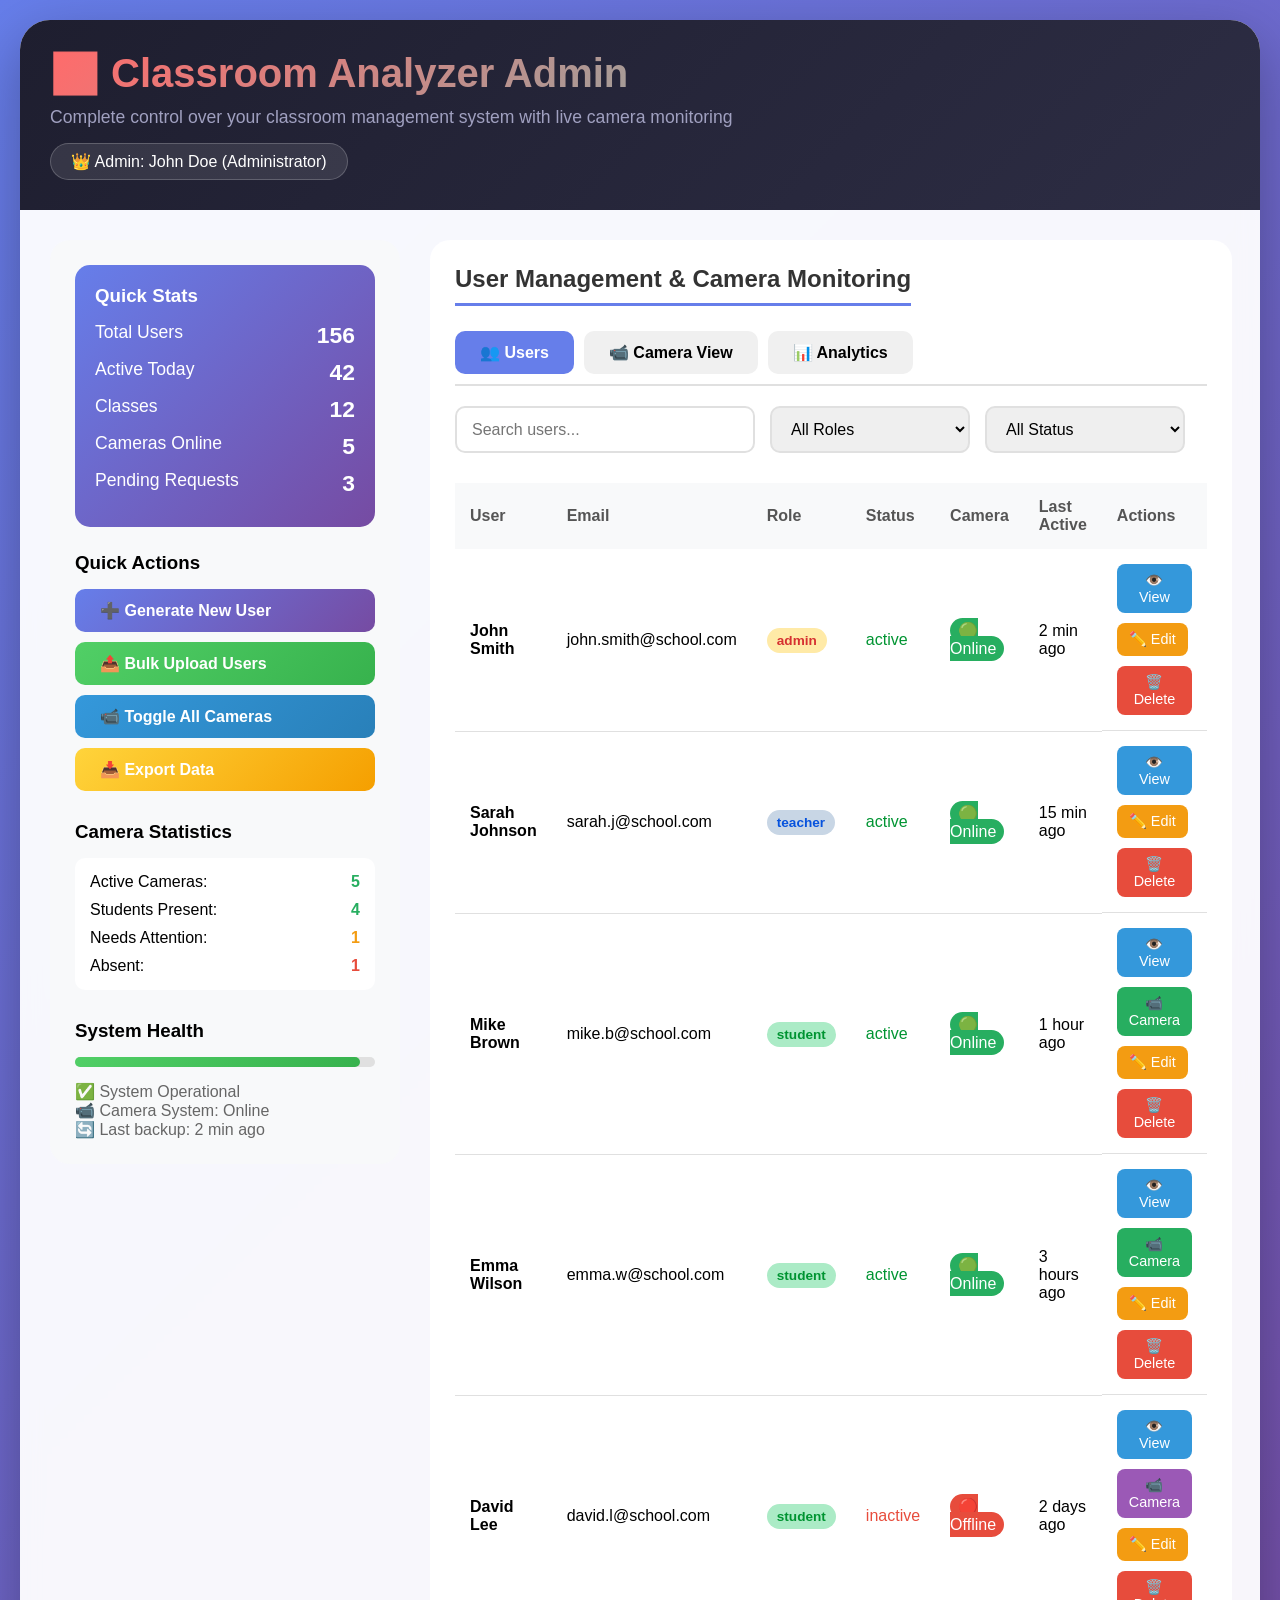
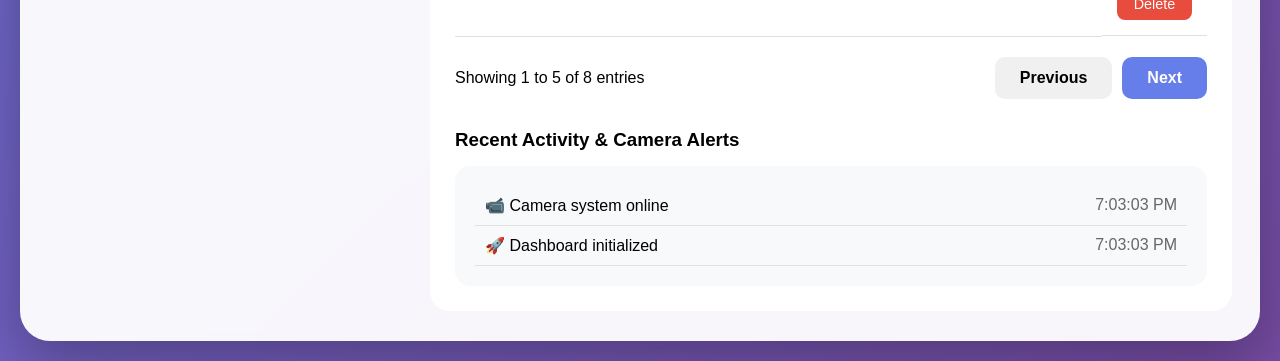
<file: index.html>
<!DOCTYPE html>
<html lang="en">
<head>
    <meta charset="UTF-8">
    <meta name="viewport" content="width=device-width, initial-scale=1.0">
    <title>Classroom Analyzer - Admin Dashboard with Camera View</title>
    <style>
        * {
            margin: 0;
            padding: 0;
            box-sizing: border-box;
        }

        body {
            font-family: 'Inter', -apple-system, BlinkMacSystemFont, 'Segoe UI', Roboto, Oxygen, Ubuntu, sans-serif;
            background: linear-gradient(135deg, #667eea 0%, #764ba2 100%);
            min-height: 100vh;
            padding: 20px;
        }

        .dashboard {
            max-width: 1400px;
            margin: 0 auto;
            background: rgba(255, 255, 255, 0.95);
            border-radius: 30px;
            box-shadow: 0 20px 60px rgba(0, 0, 0, 0.3);
            overflow: hidden;
            backdrop-filter: blur(10px);
        }

        /* Header */
        .header {
            background: linear-gradient(135deg, #1e1e2f 0%, #2d2d44 100%);
            color: white;
            padding: 30px;
        }

        .header h1 {
            font-size: 2.5em;
            margin-bottom: 10px;
            background: linear-gradient(135deg, #ff6b6b, #4ecdc4);
            -webkit-background-clip: text;
            -webkit-text-fill-color: transparent;
        }

        .header p {
            color: #a0a0c0;
            font-size: 1.1em;
        }

        .admin-badge {
            display: inline-block;
            background: rgba(255, 255, 255, 0.1);
            padding: 8px 20px;
            border-radius: 50px;
            margin-top: 15px;
            border: 1px solid rgba(255, 255, 255, 0.2);
        }

        /* Main Content */
        .main-content {
            padding: 30px;
            display: grid;
            grid-template-columns: 350px 1fr;
            gap: 30px;
        }

        /* Sidebar */
        .sidebar {
            background: #f8f9fa;
            border-radius: 20px;
            padding: 25px;
            height: fit-content;
        }

        .stats-card {
            background: linear-gradient(135deg, #667eea 0%, #764ba2 100%);
            color: white;
            padding: 20px;
            border-radius: 15px;
            margin-bottom: 25px;
        }

        .stat-item {
            display: flex;
            justify-content: space-between;
            margin: 10px 0;
            font-size: 1.1em;
        }

        .stat-value {
            font-weight: bold;
            font-size: 1.3em;
        }

        /* User Management Section */
        .user-management {
            background: white;
            border-radius: 20px;
            padding: 25px;
        }

        .section-title {
            font-size: 1.5em;
            color: #333;
            margin-bottom: 25px;
            padding-bottom: 10px;
            border-bottom: 3px solid #667eea;
            display: inline-block;
        }

        /* Form Styles */
        .form-group {
            margin-bottom: 20px;
        }

        .form-group label {
            display: block;
            margin-bottom: 8px;
            color: #555;
            font-weight: 500;
        }

        .form-control {
            width: 100%;
            padding: 12px 15px;
            border: 2px solid #e0e0e0;
            border-radius: 10px;
            font-size: 1em;
            transition: all 0.3s;
        }

        .form-control:focus {
            outline: none;
            border-color: #667eea;
            box-shadow: 0 0 0 3px rgba(102, 126, 234, 0.1);
        }

        .btn {
            padding: 12px 25px;
            border: none;
            border-radius: 10px;
            font-size: 1em;
            font-weight: 600;
            cursor: pointer;
            transition: all 0.3s;
            display: inline-flex;
            align-items: center;
            gap: 10px;
        }

        .btn-primary {
            background: linear-gradient(135deg, #667eea 0%, #764ba2 100%);
            color: white;
        }

        .btn-primary:hover {
            transform: translateY(-2px);
            box-shadow: 0 10px 20px rgba(102, 126, 234, 0.3);
        }

        .btn-danger {
            background: linear-gradient(135deg, #ff6b6b 0%, #ee5253 100%);
            color: white;
        }

        .btn-danger:hover {
            transform: translateY(-2px);
            box-shadow: 0 10px 20px rgba(255, 107, 107, 0.3);
        }

        .btn-success {
            background: linear-gradient(135deg, #51cf66 0%, #37b24d 100%);
            color: white;
        }

        .btn-warning {
            background: linear-gradient(135deg, #ffd43b 0%, #f59f00 100%);
            color: white;
        }

        .btn-camera {
            background: linear-gradient(135deg, #3498db 0%, #2980b9 100%);
            color: white;
        }

        .btn-camera:hover {
            transform: translateY(-2px);
            box-shadow: 0 10px 20px rgba(52, 152, 219, 0.3);
        }

        /* Table Styles */
        .table-container {
            overflow-x: auto;
            margin-top: 30px;
        }

        .user-table {
            width: 100%;
            border-collapse: collapse;
        }

        .user-table th {
            background: #f8f9fa;
            padding: 15px;
            text-align: left;
            font-weight: 600;
            color: #555;
        }

        .user-table td {
            padding: 15px;
            border-bottom: 1px solid #e0e0e0;
        }

        .user-table tr:hover {
            background: #f8f9fa;
        }

        .role-badge {
            padding: 5px 10px;
            border-radius: 50px;
            font-size: 0.85em;
            font-weight: 600;
        }

        .role-admin {
            background: #ffeaa7;
            color: #d63031;
        }

        .role-teacher {
            background: #c8d6e5;
            color: #0652DD;
        }

        .role-student {
            background: #abebc6;
            color: #009432;
        }

        .action-buttons {
            display: flex;
            gap: 10px;
            flex-wrap: wrap;
        }

        .icon-btn {
            padding: 8px 12px;
            border: none;
            border-radius: 8px;
            cursor: pointer;
            font-size: 0.9em;
            transition: all 0.3s;
            display: inline-flex;
            align-items: center;
            gap: 5px;
        }

        .edit-btn {
            background: #f39c12;
            color: white;
        }

        .delete-btn {
            background: #e74c3c;
            color: white;
        }

        .view-btn {
            background: #3498db;
            color: white;
        }

        .camera-btn {
            background: #9b59b6;
            color: white;
        }

        .camera-btn.active {
            background: #27ae60;
            animation: pulse 2s infinite;
        }

        @keyframes pulse {
            0% {
                box-shadow: 0 0 0 0 rgba(39, 174, 96, 0.7);
            }
            70% {
                box-shadow: 0 0 0 10px rgba(39, 174, 96, 0);
            }
            100% {
                box-shadow: 0 0 0 0 rgba(39, 174, 96, 0);
            }
        }

        /* Analytics Cards */
        .analytics-grid {
            display: grid;
            grid-template-columns: repeat(auto-fit, minmax(250px, 1fr));
            gap: 20px;
            margin-top: 30px;
        }

        .analytics-card {
            background: white;
            padding: 20px;
            border-radius: 15px;
            box-shadow: 0 5px 15px rgba(0, 0, 0, 0.1);
            transition: all 0.3s;
        }

        .analytics-card:hover {
            transform: translateY(-5px);
            box-shadow: 0 15px 30px rgba(0, 0, 0, 0.15);
        }

        .card-header {
            display: flex;
            align-items: center;
            gap: 15px;
            margin-bottom: 15px;
        }

        .card-icon {
            width: 50px;
            height: 50px;
            background: linear-gradient(135deg, #667eea 0%, #764ba2 100%);
            border-radius: 12px;
            display: flex;
            align-items: center;
            justify-content: center;
            color: white;
            font-size: 1.5em;
        }

        .card-title {
            font-size: 1.1em;
            color: #666;
        }

        .card-value {
            font-size: 2em;
            font-weight: bold;
            color: #333;
        }

        /* Camera Grid Styles */
        .camera-grid-container {
            margin-top: 30px;
            background: #f8f9fa;
            border-radius: 20px;
            padding: 20px;
        }

        .camera-grid-header {
            display: flex;
            justify-content: space-between;
            align-items: center;
            margin-bottom: 20px;
        }

        .camera-grid {
            display: grid;
            grid-template-columns: repeat(auto-fit, minmax(300px, 1fr));
            gap: 20px;
            max-height: 600px;
            overflow-y: auto;
            padding: 10px;
        }

        .camera-feed {
            background: #2d2d44;
            border-radius: 15px;
            overflow: hidden;
            position: relative;
            aspect-ratio: 16/9;
        }

        .camera-feed video {
            width: 100%;
            height: 100%;
            object-fit: cover;
            background: #1a1a2e;
        }

        .camera-feed .student-info {
            position: absolute;
            bottom: 0;
            left: 0;
            right: 0;
            background: linear-gradient(transparent, rgba(0, 0, 0, 0.8));
            color: white;
            padding: 15px;
            display: flex;
            justify-content: space-between;
            align-items: center;
        }

        .camera-feed .student-name {
            font-weight: 600;
        }

        .camera-feed .attendance-status {
            padding: 4px 12px;
            border-radius: 50px;
            font-size: 0.8em;
            font-weight: 600;
        }

        .status-present {
            background: #27ae60;
            color: white;
        }

        .status-absent {
            background: #e74c3c;
            color: white;
        }

        .status-attention {
            background: #f39c12;
            color: white;
            animation: blink 1s infinite;
        }

        @keyframes blink {
            0% { opacity: 1; }
            50% { opacity: 0.5; }
            100% { opacity: 1; }
        }

        .camera-controls {
            position: absolute;
            top: 10px;
            right: 10px;
            display: flex;
            gap: 5px;
            opacity: 0;
            transition: opacity 0.3s;
        }

        .camera-feed:hover .camera-controls {
            opacity: 1;
        }

        .cam-control-btn {
            width: 30px;
            height: 30px;
            border-radius: 50%;
            border: none;
            background: rgba(0, 0, 0, 0.5);
            color: white;
            cursor: pointer;
            display: flex;
            align-items: center;
            justify-content: center;
            transition: all 0.3s;
        }

        .cam-control-btn:hover {
            background: rgba(0, 0, 0, 0.8);
            transform: scale(1.1);
        }

        /* Modal Styles */
        .modal {
            display: none;
            position: fixed;
            top: 0;
            left: 0;
            width: 100%;
            height: 100%;
            background: rgba(0, 0, 0, 0.5);
            align-items: center;
            justify-content: center;
            z-index: 1000;
        }

        .modal.active {
            display: flex;
        }

        .modal-content {
            background: white;
            border-radius: 20px;
            padding: 30px;
            max-width: 500px;
            width: 90%;
        }

        .modal-header {
            display: flex;
            justify-content: space-between;
            align-items: center;
            margin-bottom: 20px;
        }

        .close-btn {
            background: none;
            border: none;
            font-size: 1.5em;
            cursor: pointer;
            color: #666;
        }

        /* Fullscreen Camera Modal */
        .camera-modal {
            max-width: 90vw;
            width: 1200px;
        }

        .fullscreen-camera {
            width: 100%;
            aspect-ratio: 16/9;
            background: #1a1a2e;
            border-radius: 10px;
            overflow: hidden;
        }

        .fullscreen-camera video {
            width: 100%;
            height: 100%;
            object-fit: cover;
        }

        .camera-stats {
            display: grid;
            grid-template-columns: repeat(3, 1fr);
            gap: 15px;
            margin-top: 20px;
        }

        .stat-box {
            background: #f8f9fa;
            padding: 15px;
            border-radius: 10px;
            text-align: center;
        }

        .stat-label {
            color: #666;
            font-size: 0.9em;
            margin-bottom: 5px;
        }

        .stat-number {
            font-size: 1.5em;
            font-weight: bold;
            color: #333;
        }

        /* Responsive Design */
        @media (max-width: 1024px) {
            .main-content {
                grid-template-columns: 1fr;
            }
        }

        @media (max-width: 768px) {
            .header h1 {
                font-size: 2em;
            }
            
            .analytics-grid {
                grid-template-columns: 1fr;
            }
            
            .camera-grid {
                grid-template-columns: 1fr;
            }
        }
    </style>
</head>
<body>
    <div class="dashboard">
        <div class="header">
            <h1>📊 Classroom Analyzer Admin</h1>
            <p>Complete control over your classroom management system with live camera monitoring</p>
            <div class="admin-badge">
                👑 Admin: John Doe (Administrator)
            </div>
        </div>

        <div class="main-content">
            <!-- Sidebar -->
            <div class="sidebar">
                <div class="stats-card">
                    <h3 style="margin-bottom: 15px;">Quick Stats</h3>
                    <div class="stat-item">
                        <span>Total Users</span>
                        <span class="stat-value" id="totalUsers">156</span>
                    </div>
                    <div class="stat-item">
                        <span>Active Today</span>
                        <span class="stat-value" id="activeToday">42</span>
                    </div>
                    <div class="stat-item">
                        <span>Classes</span>
                        <span class="stat-value" id="totalClasses">12</span>
                    </div>
                    <div class="stat-item">
                        <span>Cameras Online</span>
                        <span class="stat-value" id="camerasOnline">28</span>
                    </div>
                    <div class="stat-item">
                        <span>Pending Requests</span>
                        <span class="stat-value" id="pendingRequests">3</span>
                    </div>
                </div>

                <div style="margin-top: 20px;">
                    <h3 style="margin-bottom: 15px;">Quick Actions</h3>
                    <button class="btn btn-primary" style="width: 100%; margin-bottom: 10px;" onclick="openGenerateModal()">
                        ➕ Generate New User
                    </button>
                    <button class="btn btn-success" style="width: 100%; margin-bottom: 10px;" onclick="openBulkUploadModal()">
                        📤 Bulk Upload Users
                    </button>
                    <button class="btn btn-camera" style="width: 100%; margin-bottom: 10px;" onclick="toggleAllCameras()">
                        📹 Toggle All Cameras
                    </button>
                    <button class="btn btn-warning" style="width: 100%;" onclick="exportData()">
                        📥 Export Data
                    </button>
                </div>

                <div style="margin-top: 30px;">
                    <h3 style="margin-bottom: 15px;">Camera Statistics</h3>
                    <div style="background: white; padding: 15px; border-radius: 10px;">
                        <div style="display: flex; justify-content: space-between; margin-bottom: 10px;">
                            <span>Active Cameras:</span>
                            <span style="font-weight: bold; color: #27ae60;" id="activeCamerasCount">24</span>
                        </div>
                        <div style="display: flex; justify-content: space-between; margin-bottom: 10px;">
                            <span>Students Present:</span>
                            <span style="font-weight: bold; color: #27ae60;" id="studentsPresentCount">18</span>
                        </div>
                        <div style="display: flex; justify-content: space-between; margin-bottom: 10px;">
                            <span>Needs Attention:</span>
                            <span style="font-weight: bold; color: #f39c12;" id="attentionCount">3</span>
                        </div>
                        <div style="display: flex; justify-content: space-between;">
                            <span>Absent:</span>
                            <span style="font-weight: bold; color: #e74c3c;" id="absentCount">2</span>
                        </div>
                    </div>
                </div>

                <div style="margin-top: 30px;">
                    <h3 style="margin-bottom: 15px;">System Health</h3>
                    <div style="background: #e0e0e0; height: 10px; border-radius: 5px; margin-bottom: 15px;">
                        <div style="width: 95%; height: 100%; background: linear-gradient(135deg, #51cf66 0%, #37b24d 100%); border-radius: 5px;"></div>
                    </div>
                    <p style="color: #666;">✅ System Operational</p>
                    <p style="color: #666;">📹 Camera System: Online</p>
                    <p style="color: #666;">🔄 Last backup: 2 min ago</p>
                </div>
            </div>

            <!-- Main Content Area -->
            <div class="user-management">
                <h2 class="section-title">User Management & Camera Monitoring</h2>
                
                <!-- Tabs -->
                <div style="display: flex; gap: 10px; margin-bottom: 20px; border-bottom: 2px solid #e0e0e0; padding-bottom: 10px;">
                    <button class="btn" style="background: #667eea; color: white;" onclick="showTab('users')">👥 Users</button>
                    <button class="btn" style="background: #f0f0f0;" onclick="showTab('cameras')">📹 Camera View</button>
                    <button class="btn" style="background: #f0f0f0;" onclick="showTab('analytics')">📊 Analytics</button>
                </div>

                <!-- Users Tab -->
                <div id="usersTab">
                    <!-- Filters -->
                    <div style="display: flex; gap: 15px; margin-bottom: 20px; flex-wrap: wrap;">
                        <input type="text" class="form-control" placeholder="Search users..." style="max-width: 300px;" id="searchInput" onkeyup="filterUsers()">
                        <select class="form-control" style="max-width: 200px;" id="roleFilter" onchange="filterUsers()">
                            <option value="all">All Roles</option>
                            <option value="admin">Admin</option>
                            <option value="teacher">Teacher</option>
                            <option value="student">Student</option>
                        </select>
                        <select class="form-control" style="max-width: 200px;" id="statusFilter" onchange="filterUsers()">
                            <option value="all">All Status</option>
                            <option value="active">Active</option>
                            <option value="inactive">Inactive</option>
                        </select>
                    </div>

                    <!-- Users Table -->
                    <div class="table-container">
                        <table class="user-table">
                            <thead>
                                <tr>
                                    <th>User</th>
                                    <th>Email</th>
                                    <th>Role</th>
                                    <th>Status</th>
                                    <th>Camera</th>
                                    <th>Last Active</th>
                                    <th>Actions</th>
                                </tr>
                            </thead>
                            <tbody id="userTableBody">
                                <!-- Users will be dynamically inserted here -->
                            </tbody>
                        </table>
                    </div>

                    <!-- Pagination -->
                    <div style="display: flex; justify-content: space-between; align-items: center; margin-top: 20px;">
                        <div>
                            Showing <span id="startCount">1</span> to <span id="endCount">10</span> of <span id="totalCount">156</span> entries
                        </div>
                        <div style="display: flex; gap: 10px;">
                            <button class="btn" style="background: #f0f0f0;" onclick="prevPage()">Previous</button>
                            <button class="btn" style="background: #667eea; color: white;" onclick="nextPage()">Next</button>
                        </div>
                    </div>
                </div>

                <!-- Cameras Tab -->
                <div id="camerasTab" style="display: none;">
                    <div class="camera-grid-container">
                        <div class="camera-grid-header">
                            <h3>Live Student Camera Feeds</h3>
                            <div style="display: flex; gap: 10px;">
                                <select class="form-control" style="width: 200px;" id="classFilter" onchange="filterCameras()">
                                    <option value="all">All Classes</option>
                                    <option value="9A">Class 9A</option>
                                    <option value="9B">Class 9B</option>
                                    <option value="10A">Class 10A</option>
                                    <option value="10B">Class 10B</option>
                                    <option value="11C">Class 11C</option>
                                </select>
                                <button class="btn btn-camera" onclick="refreshCameras()">
                                    🔄 Refresh Feeds
                                </button>
                            </div>
                        </div>
                        <div class="camera-grid" id="cameraGrid">
                            <!-- Camera feeds will be dynamically inserted here -->
                        </div>
                    </div>
                </div>

                <!-- Analytics Tab -->
                <div id="analyticsTab" style="display: none;">
                    <div class="analytics-grid">
                        <div class="analytics-card">
                            <div class="card-header">
                                <div class="card-icon">📚</div>
                                <div>
                                    <div class="card-title">Average Attendance</div>
                                    <div class="card-value">87%</div>
                                </div>
                            </div>
                            <p style="color: #51cf66;">↑ 5% from last month</p>
                        </div>

                        <div class="analytics-card">
                            <div class="card-header">
                                <div class="card-icon">📹</div>
                                <div>
                                    <div class="card-title">Camera Coverage</div>
                                    <div class="card-value">92%</div>
                                </div>
                            </div>
                            <p style="color: #51cf66;">28/30 students online</p>
                        </div>

                        <div class="analytics-card">
                            <div class="card-header">
                                <div class="card-icon">⏰</div>
                                <div>
                                    <div class="card-title">Class Completion</div>
                                    <div class="card-value">94%</div>
                                </div>
                            </div>
                            <p style="color: #51cf66;">On track</p>
                        </div>

                        <div class="analytics-card">
                            <div class="card-header">
                                <div class="card-icon">💬</div>
                                <div>
                                    <div class="card-title">Participation Rate</div>
                                    <div class="card-value">82%</div>
                                </div>
                            </div>
                            <p style="color: #f39c12;">Needs improvement</p>
                        </div>
                    </div>

                    <!-- Camera Analytics -->
                    <div style="margin-top: 30px;">
                        <h3 style="margin-bottom: 15px;">Camera Analytics</h3>
                        <div style="background: #f8f9fa; padding: 20px; border-radius: 15px;">
                            <canvas id="attendanceChart" style="width: 100%; height: 300px;"></canvas>
                        </div>
                    </div>
                </div>

                <!-- Recent Activity -->
                <div style="margin-top: 30px;">
                    <h3 style="margin-bottom: 15px;">Recent Activity & Camera Alerts</h3>
                    <div style="background: #f8f9fa; padding: 20px; border-radius: 15px;" id="activityFeed">
                        <!-- Activity will be dynamically inserted here -->
                    </div>
                </div>
            </div>
        </div>
    </div>

    <!-- Generate User Modal -->
    <div class="modal" id="generateModal">
        <div class="modal-content">
            <div class="modal-header">
                <h2>Generate New User</h2>
                <button class="close-btn" onclick="closeGenerateModal()">&times;</button>
            </div>
            <form onsubmit="generateUser(event)">
                <div class="form-group">
                    <label>Full Name</label>
                    <input type="text" class="form-control" id="userName" required>
                </div>
                <div class="form-group">
                    <label>Email</label>
                    <input type="email" class="form-control" id="userEmail" required>
                </div>
                <div class="form-group">
                    <label>Role</label>
                    <select class="form-control" id="userRole" required>
                        <option value="student">Student</option>
                        <option value="teacher">Teacher</option>
                        <option value="admin">Admin</option>
                    </select>
                </div>
                <div class="form-group">
                    <label>Class/Grade (if student)</label>
                    <input type="text" class="form-control" id="userClass" placeholder="e.g., 10B">
                </div>
                <div class="form-group">
                    <label>Camera Access</label>
                    <select class="form-control" id="cameraAccess">
                        <option value="enabled">Enabled</option>
                        <option value="disabled">Disabled</option>
                    </select>
                </div>
                <div class="form-group">
                    <label>Generate Password</label>
                    <div style="display: flex; gap: 10px;">
                        <input type="text" class="form-control" id="userPassword" value="AutoGenerate@123" readonly>
                        <button type="button" class="btn" style="background: #f0f0f0;" onclick="generatePassword()">Generate</button>
                    </div>
                </div>
                <div style="display: flex; gap: 10px; justify-content: flex-end;">
                    <button type="button" class="btn" style="background: #f0f0f0;" onclick="closeGenerateModal()">Cancel</button>
                    <button type="submit" class="btn btn-primary">Create User</button>
                </div>
            </form>
        </div>
    </div>

    <!-- Fullscreen Camera Modal -->
    <div class="modal" id="fullscreenCameraModal">
        <div class="modal-content camera-modal">
            <div class="modal-header">
                <h2 id="fullscreenStudentName">Student Camera Feed</h2>
                <button class="close-btn" onclick="closeFullscreenCamera()">&times;</button>
            </div>
            <div class="fullscreen-camera">
                <video id="fullscreenVideo" autoplay muted></video>
            </div>
            <div class="camera-stats">
                <div class="stat-box">
                    <div class="stat-label">Attention Score</div>
                    <div class="stat-number" id="attentionScore">95%</div>
                </div>
                <div class="stat-box">
                    <div class="stat-label">Time in Class</div>
                    <div class="stat-number" id="timeInClass">45:32</div>
                </div>
                <div class="stat-box">
                    <div class="stat-label">Engagement</div>
                    <div class="stat-number" id="engagementLevel">High</div>
                </div>
            </div>
            <div style="display: flex; gap: 10px; justify-content: center; margin-top: 20px;">
                <button class="btn btn-camera" onclick="takeScreenshot()">📸 Take Screenshot</button>
                <button class="btn btn-warning" onclick="sendAlert()">⚠️ Send Alert</button>
                <button class="btn btn-success" onclick="markPresent()">✅ Mark Present</button>
            </div>
        </div>
    </div>

    <!-- Bulk Upload Modal -->
    <div class="modal" id="bulkUploadModal">
        <div class="modal-content">
            <div class="modal-header">
                <h2>Bulk Upload Users</h2>
                <button class="close-btn" onclick="closeBulkUploadModal()">&times;</button>
            </div>
            <form onsubmit="bulkUpload(event)">
                <div class="form-group">
                    <label>Upload CSV File</label>
                    <input type="file" class="form-control" accept=".csv" required>
                </div>
                <div class="form-group">
                    <p style="color: #666;">Download template: <a href="#" onclick="downloadTemplate()">template.csv</a></p>
                </div>
                <div style="display: flex; gap: 10px; justify-content: flex-end;">
                    <button type="button" class="btn" style="background: #f0f0f0;" onclick="closeBulkUploadModal()">Cancel</button>
                    <button type="submit" class="btn btn-success">Upload</button>
                </div>
            </form>
        </div>
    </div>

    <script>
        // Sample data with camera information
        let users = [
            { id: 1, name: 'John Smith', email: 'john.smith@school.com', role: 'admin', status: 'active', camera: 'online', lastActive: '2 min ago', class: '', attentionScore: 98 },
            { id: 2, name: 'Sarah Johnson', email: 'sarah.j@school.com', role: 'teacher', status: 'active', camera: 'online', lastActive: '15 min ago', class: '10B', attentionScore: 95 },
            { id: 3, name: 'Mike Brown', email: 'mike.b@school.com', role: 'student', status: 'active', camera: 'online', lastActive: '1 hour ago', class: '10B', attentionScore: 87 },
            { id: 4, name: 'Emma Wilson', email: 'emma.w@school.com', role: 'student', status: 'active', camera: 'online', lastActive: '3 hours ago', class: '9A', attentionScore: 92 },
            { id: 5, name: 'David Lee', email: 'david.l@school.com', role: 'student', status: 'inactive', camera: 'offline', lastActive: '2 days ago', class: '11C', attentionScore: 0 },
            { id: 6, name: 'Lisa Chen', email: 'lisa.c@school.com', role: 'student', status: 'active', camera: 'online', lastActive: '5 min ago', class: '10B', attentionScore: 65 },
            { id: 7, name: 'James Wilson', email: 'james.w@school.com', role: 'student', status: 'active', camera: 'online', lastActive: '10 min ago', class: '9A', attentionScore: 45 },
            { id: 8, name: 'Anna Martinez', email: 'anna.m@school.com', role: 'student', status: 'active', camera: 'online', lastActive: '20 min ago', class: '10B', attentionScore: 88 },
        ];

        let currentPage = 1;
        const rowsPerPage = 5;
        let activeCameras = {};
        let cameraInterval;

        // Initialize camera feeds
        function initCameras() {
            // Simulate camera feeds for students
            users.filter(u => u.role === 'student' && u.camera === 'online').forEach(student => {
                if (!activeCameras[student.id]) {
                    activeCameras[student.id] = {
                        stream: null,
                        status: 'online',
                        attentionScore: student.attentionScore || Math.floor(Math.random() * 40) + 60
                    };
                }
            });
            updateCameraStats();
        }

        // Display users in table
        function displayUsers() {
            const tbody = document.getElementById('userTableBody');
            const searchTerm = document.getElementById('searchInput').value.toLowerCase();
            const roleFilter = document.getElementById('roleFilter').value;
            const statusFilter = document.getElementById('statusFilter').value;

            let filteredUsers = users.filter(user => {
                const matchesSearch = user.name.toLowerCase().includes(searchTerm) || 
                                    user.email.toLowerCase().includes(searchTerm);
                const matchesRole = roleFilter === 'all' || user.role === roleFilter;
                const matchesStatus = statusFilter === 'all' || user.status === statusFilter;
                return matchesSearch && matchesRole && matchesStatus;
            });

            document.getElementById('totalCount').textContent = filteredUsers.length;

            const start = (currentPage - 1) * rowsPerPage;
            const end = start + rowsPerPage;
            const paginatedUsers = filteredUsers.slice(start, end);

            document.getElementById('startCount').textContent = filteredUsers.length > 0 ? start + 1 : 0;
            document.getElementById('endCount').textContent = Math.min(end, filteredUsers.length);

            tbody.innerHTML = '';
            paginatedUsers.forEach(user => {
                const row = document.createElement('tr');
                const cameraStatus = user.camera === 'online' ? '🟢 Online' : '🔴 Offline';
                const cameraClass = user.camera === 'online' ? 'status-present' : 'status-absent';
                
                row.innerHTML = `
                    <td><strong>${user.name}</strong></td>
                    <td>${user.email}</td>
                    <td><span class="role-badge role-${user.role}">${user.role}</span></td>
                    <td><span style="color: ${user.status === 'active' ? '#009432' : '#e74c3c'};">${user.status}</span></td>
                    <td><span class="${cameraClass}" style="padding: 4px 8px; border-radius: 50px;">${cameraStatus}</span></td>
                    <td>${user.lastActive}</td>
                    <td class="action-buttons">
                        <button class="icon-btn view-btn" onclick="viewUser(${user.id})">👁️ View</button>
                        ${user.role === 'student' ? `
                            <button class="icon-btn camera-btn ${user.camera === 'online' ? 'active' : ''}" 
                                    onclick="viewStudentCamera(${user.id})" 
                                    ${user.camera === 'offline' ? 'disabled' : ''}>
                                📹 Camera
                            </button>
                        ` : ''}
                        <button class="icon-btn edit-btn" onclick="editUser(${user.id})">✏️ Edit</button>
                        <button class="icon-btn delete-btn" onclick="deleteUser(${user.id})">🗑️ Delete</button>
                    </td>
                `;
                tbody.appendChild(row);
            });
        }

        // Display camera grid
        function displayCameraGrid() {
            const cameraGrid = document.getElementById('cameraGrid');
            const classFilter = document.getElementById('classFilter').value;
            
            let students = users.filter(u => u.role === 'student' && u.camera === 'online');
            
            if (classFilter !== 'all') {
                students = students.filter(s => s.class === classFilter);
            }

            cameraGrid.innerHTML = '';
            
            students.forEach(student => {
                const attentionLevel = student.attentionScore || Math.floor(Math.random() * 40) + 60;
                let statusClass = 'status-present';
                let statusText = 'Present';
                
                if (attentionLevel < 50) {
                    statusClass = 'status-attention';
                    statusText = 'Needs Attention';
                } else if (attentionLevel < 70) {
                    statusClass = 'status-present';
                    statusText = 'Low Engagement';
                }

                const feed = document.createElement('div');
                feed.className = 'camera-feed';
                feed.innerHTML = `
                    <video id="cam-${student.id}" autoplay muted loop></video>
                    <div class="camera-controls">
                        <button class="cam-control-btn" onclick="toggleMute(${student.id})" title="Mute/Unmute">🔊</button>
                        <button class="cam-control-btn" onclick="takeSnapshot(${student.id})" title="Take Snapshot">📸</button>
                        <button class="cam-control-btn" onclick="toggleFullscreen(${student.id})" title="Fullscreen">⛶</button>
                    </div>
                    <div class="student-info">
                        <span class="student-name">${student.name} (${student.class})</span>
                        <span class="attendance-status ${statusClass}">${statusText} - ${attentionLevel}%</span>
                    </div>
                `;
                cameraGrid.appendChild(feed);
                
                // Simulate camera stream
                simulateCameraStream(`cam-${student.id}`, attentionLevel);
            });

            updateCameraStats();
        }

        // Simulate camera stream with colored background based on attention
        function simulateCameraStream(videoId, attentionLevel) {
            const video = document.getElementById(videoId);
            if (!video) return;

            const canvas = document.createElement('canvas');
            canvas.width = 640;
            canvas.height = 480;
            const ctx = canvas.getContext('2d');

            function drawFrame() {
                // Clear canvas
                ctx.clearRect(0, 0, canvas.width, canvas.height);
                
                // Background color based on attention
                const hue = attentionLevel > 70 ? 120 : attentionLevel > 40 ? 60 : 0;
                ctx.fillStyle = `hsl(${hue}, 70%, ${30 + attentionLevel/3}%)`;
                ctx.fillRect(0, 0, canvas.width, canvas.height);
                
                // Draw some "face" simulation
                ctx.beginPath();
                ctx.arc(320, 240, 150, 0, Math.PI * 2);
                ctx.fillStyle = `hsl(${hue}, 60%, 60%)`;
                ctx.fill();
                
                // Eyes
                ctx.beginPath();
                ctx.arc(250, 180, 20, 0, Math.PI * 2);
                ctx.arc(390, 180, 20, 0, Math.PI * 2);
                ctx.fillStyle = '#FFF';
                ctx.fill();
                
                // Pupils (move based on attention)
                const pupilOffset = attentionLevel < 50 ? 10 : 0;
                ctx.beginPath();
                ctx.arc(250 + pupilOffset, 180, 10, 0, Math.PI * 2);
                ctx.arc(390 - pupilOffset, 180, 10, 0, Math.PI * 2);
                ctx.fillStyle = '#000';
                ctx.fill();
                
                // Mouth (smile based on attention)
                ctx.beginPath();
                ctx.strokeStyle = '#FFF';
                ctx.lineWidth = 5;
                if (attentionLevel > 70) {
                    ctx.arc(320, 300, 40, 0, Math.PI);
                } else if (attentionLevel > 40) {
                    ctx.arc(320, 300, 40, 0.2, Math.PI - 0.2);
                } else {
                    ctx.arc(320, 340, 40, Math.PI, 0, true);
                }
                ctx.stroke();
                
                // Update video source
                video.srcObject = canvas.captureStream(30);
                
                // Randomly update attention for next frame
                if (Math.random() > 0.95) {
                    attentionLevel = Math.max(20, Math.min(100, attentionLevel + (Math.random() - 0.5) * 20));
                }
                
                requestAnimationFrame(drawFrame);
            }
            
            drawFrame();
        }

        // View student camera in fullscreen
        function viewStudentCamera(studentId) {
            const student = users.find(u => u.id === studentId);
            if (!student) return;
            
            document.getElementById('fullscreenStudentName').textContent = `${student.name}'s Camera Feed`;
            document.getElementById('attentionScore').textContent = `${student.attentionScore || 85}%`;
            document.getElementById('timeInClass').textContent = `${Math.floor(Math.random() * 60) + 10}:${Math.floor(Math.random() * 60)}`;
            document.getElementById('engagementLevel').textContent = student.attentionScore > 70 ? 'High' : student.attentionScore > 40 ? 'Medium' : 'Low';
            
            const fullscreenModal = document.getElementById('fullscreenCameraModal');
            fullscreenModal.classList.add('active');
            
            // Simulate fullscreen camera
            const video = document.getElementById('fullscreenVideo');
            simulateCameraStream('fullscreenVideo', student.attentionScore || 85);
        }

        function closeFullscreenCamera() {
            document.getElementById('fullscreenCameraModal').classList.remove('active');
            const video = document.getElementById('fullscreenVideo');
            if (video.srcObject) {
                video.srcObject.getTracks().forEach(track => track.stop());
            }
        }

        // Camera control functions
        function toggleMute(studentId) {
            const video = document.getElementById(`cam-${studentId}`);
            if (video) {
                video.muted = !video.muted;
            }
        }

        function takeSnapshot(studentId) {
            const video = document.getElementById(`cam-${studentId}`);
            if (video) {
                const canvas = document.createElement('canvas');
                canvas.width = video.videoWidth;
                canvas.height = video.videoHeight;
                canvas.getContext('2d').drawImage(video, 0, 0);
                
                // Create download link
                const link = document.createElement('a');
                link.download = `snapshot-${studentId}-${Date.now()}.png`;
                link.href = canvas.toDataURL();
                link.click();
                
                addActivity(`📸 Snapshot taken of student ID: ${studentId}`);
            }
        }

        function toggleFullscreen(studentId) {
            viewStudentCamera(studentId);
        }

        function toggleAllCameras() {
            const students = users.filter(u => u.role === 'student');
            students.forEach(student => {
                student.camera = student.camera === 'online' ? 'offline' : 'online';
            });
            displayUsers();
            displayCameraGrid();
            updateCameraStats();
            addActivity('📹 Camera status toggled for all students');
        }

        function refreshCameras() {
            displayCameraGrid();
            addActivity('🔄 Camera feeds refreshed');
        }

        function filterCameras() {
            displayCameraGrid();
        }

        function updateCameraStats() {
            const onlineCameras = users.filter(u => u.role === 'student' && u.camera === 'online').length;
            const presentStudents = users.filter(u => u.role === 'student' && u.camera === 'online' && (u.attentionScore || 70) > 50).length;
            const attentionNeeded = users.filter(u => u.role === 'student' && u.camera === 'online' && (u.attentionScore || 70) < 50).length;
            const absent = users.filter(u => u.role === 'student' && u.camera === 'offline').length;
            
            document.getElementById('camerasOnline').textContent = onlineCameras;
            document.getElementById('activeCamerasCount').textContent = onlineCameras;
            document.getElementById('studentsPresentCount').textContent = presentStudents;
            document.getElementById('attentionCount').textContent = attentionNeeded;
            document.getElementById('absentCount').textContent = absent;
        }

        // Tab switching
        function showTab(tabName) {
            document.getElementById('usersTab').style.display = tabName === 'users' ? 'block' : 'none';
            document.getElementById('camerasTab').style.display = tabName === 'cameras' ? 'block' : 'none';
            document.getElementById('analyticsTab').style.display = tabName === 'analytics' ? 'block' : 'none';
            
            // Update button styles
            const buttons = document.querySelectorAll('[onclick^="showTab"]');
            buttons.forEach(btn => {
                btn.style.background = '#f0f0f0';
                btn.style.color = '#333';
            });
            
            if (tabName === 'users') {
                event.target.style.background = '#667eea';
                event.target.style.color = 'white';
                displayUsers();
            } else if (tabName === 'cameras') {
                event.target.style.background = '#667eea';
                event.target.style.color = 'white';
                displayCameraGrid();
            } else if (tabName === 'analytics') {
                event.target.style.background = '#667eea';
                event.target.style.color = 'white';
            }
        }

        // Activity feed
        function addActivity(message) {
            const feed = document.getElementById('activityFeed');
            const time = new Date().toLocaleTimeString();
            const activity = document.createElement('div');
            activity.style.cssText = 'display: flex; justify-content: space-between; padding: 10px; border-bottom: 1px solid #e0e0e0;';
            activity.innerHTML = `
                <div>${message}</div>
                <div style="color: #666;">${time}</div>
            `;
            feed.insertBefore(activity, feed.firstChild);
            
            // Keep only last 10 activities
            if (feed.children.length > 10) {
                feed.removeChild(feed.lastChild);
            }
        }

        // Filter functions
        function filterUsers() {
            currentPage = 1;
            displayUsers();
        }

        // Pagination
        function nextPage() {
            const totalUsers = users.length;
            if (currentPage * rowsPerPage < totalUsers) {
                currentPage++;
                displayUsers();
            }
        }

        function prevPage() {
            if (currentPage > 1) {
                currentPage--;
                displayUsers();
            }
        }

        // Modal functions
        function openGenerateModal() {
            document.getElementById('generateModal').classList.add('active');
        }

        function closeGenerateModal() {
            document.getElementById('generateModal').classList.remove('active');
        }

        function openBulkUploadModal() {
            document.getElementById('bulkUploadModal').classList.add('active');
        }

        function closeBulkUploadModal() {
            document.getElementById('bulkUploadModal').classList.remove('active');
        }

        // User CRUD operations
        function generateUser(event) {
            event.preventDefault();
            
            const newUser = {
                id: users.length + 1,
                name: document.getElementById('userName').value,
                email: document.getElementById('userEmail').value,
                role: document.getElementById('userRole').value,
                status: 'active',
                camera: document.getElementById('cameraAccess').value === 'enabled' ? 'online' : 'offline',
                lastActive: 'Just now',
                class: document.getElementById('userClass').value || '',
                attentionScore: 85
            };

            users.push(newUser);
            displayUsers();
            updateCameraStats();
            closeGenerateModal();
            
            addActivity(`👤 New user created: ${newUser.name}`);
            
            event.target.reset();
        }

        function deleteUser(userId) {
            if (confirm('Are you sure you want to delete this user? This action cannot be undone.')) {
                const user = users.find(u => u.id === userId);
                users = users.filter(user => user.id !== userId);
                displayUsers();
                displayCameraGrid();
                updateCameraStats();
                addActivity(`🗑️ User deleted: ${user.name}`);
            }
        }

        function viewUser(userId) {
            const user = users.find(u => u.id === userId);
            alert(`User Details:\nName: ${user.name}\nEmail: ${user.email}\nRole: ${user.role}\nStatus: ${user.status}\nCamera: ${user.camera}`);
        }

        function editUser(userId) {
            const user = users.find(u => u.id === userId);
            const newName = prompt('Enter new name:', user.name);
            if (newName) {
                user.name = newName;
                displayUsers();
                displayCameraGrid();
                addActivity(`✏️ User updated: ${user.name}`);
            }
        }

        // Camera functions
        function takeScreenshot() {
            const video = document.getElementById('fullscreenVideo');
            if (video) {
                const canvas = document.createElement('canvas');
                canvas.width = video.videoWidth;
                canvas.height = video.videoHeight;
                canvas.getContext('2d').drawImage(video, 0, 0);
                
                const link = document.createElement('a');
                link.download = `screenshot-${Date.now()}.png`;
                link.href = canvas.toDataURL();
                link.click();
                
                addActivity('📸 Screenshot taken');
            }
        }

        function sendAlert() {
            const studentName = document.getElementById('fullscreenStudentName').textContent.replace("'s Camera Feed", "");
            alert(`Alert sent to ${studentName}`);
            addActivity(`⚠️ Alert sent to ${studentName}`);
        }

        function markPresent() {
            const studentName = document.getElementById('fullscreenStudentName').textContent.replace("'s Camera Feed", "");
            alert(`${studentName} marked as present`);
            addActivity(`✅ ${studentName} marked as present`);
        }

        // Export data
        function exportData() {
            const dataStr = JSON.stringify(users, null, 2);
            const dataUri = 'data:application/json;charset=utf-8,'+ encodeURIComponent(dataStr);
            
            const exportFileDefaultName = 'users_data.json';
            
            const linkElement = document.createElement('a');
            linkElement.setAttribute('href', dataUri);
            linkElement.setAttribute('download', exportFileDefaultName);
            linkElement.click();
            
            addActivity('📥 Data exported');
        }

        // Bulk upload
        function bulkUpload(event) {
            event.preventDefault();
            addActivity('📤 Bulk upload processed');
            closeBulkUploadModal();
        }

        function downloadTemplate() {
            const template = 'Name,Email,Role,Class,CameraAccess\nJohn Doe,john@school.com,student,10B,enabled\nJane Smith,jane@school.com,teacher,,enabled';
            const blob = new Blob([template], { type: 'text/csv' });
            const url = window.URL.createObjectURL(blob);
            const a = document.createElement('a');
            a.href = url;
            a.download = 'user_template.csv';
            a.click();
        }

        // Initialize
        document.addEventListener('DOMContentLoaded', () => {
            initCameras();
            displayUsers();
            displayCameraGrid();
            
            // Initialize activity feed
            addActivity('🚀 Dashboard initialized');
            addActivity('📹 Camera system online');
            
            // Update stats periodically
            setInterval(() => {
                document.getElementById('activeToday').textContent = Math.floor(Math.random() * 50) + 30;
                
                // Randomly update attention scores
                users.forEach(user => {
                    if (user.role === 'student' && user.camera === 'online') {
                        user.attentionScore = Math.max(20, Math.min(100, (user.attentionScore || 70) + (Math.random() - 0.5) * 10));
                    }
                });
                
                updateCameraStats();
                if (document.getElementById('camerasTab').style.display !== 'none') {
                    displayCameraGrid();
                }
            }, 5000);
        });

        // Close modals when clicking outside
        window.onclick = function(event) {
            const modals = document.getElementsByClassName('modal');
            for (let modal of modals) {
                if (event.target === modal) {
                    modal.classList.remove('active');
                }
            }
        }
    </script>
</body>
</html>
</file>
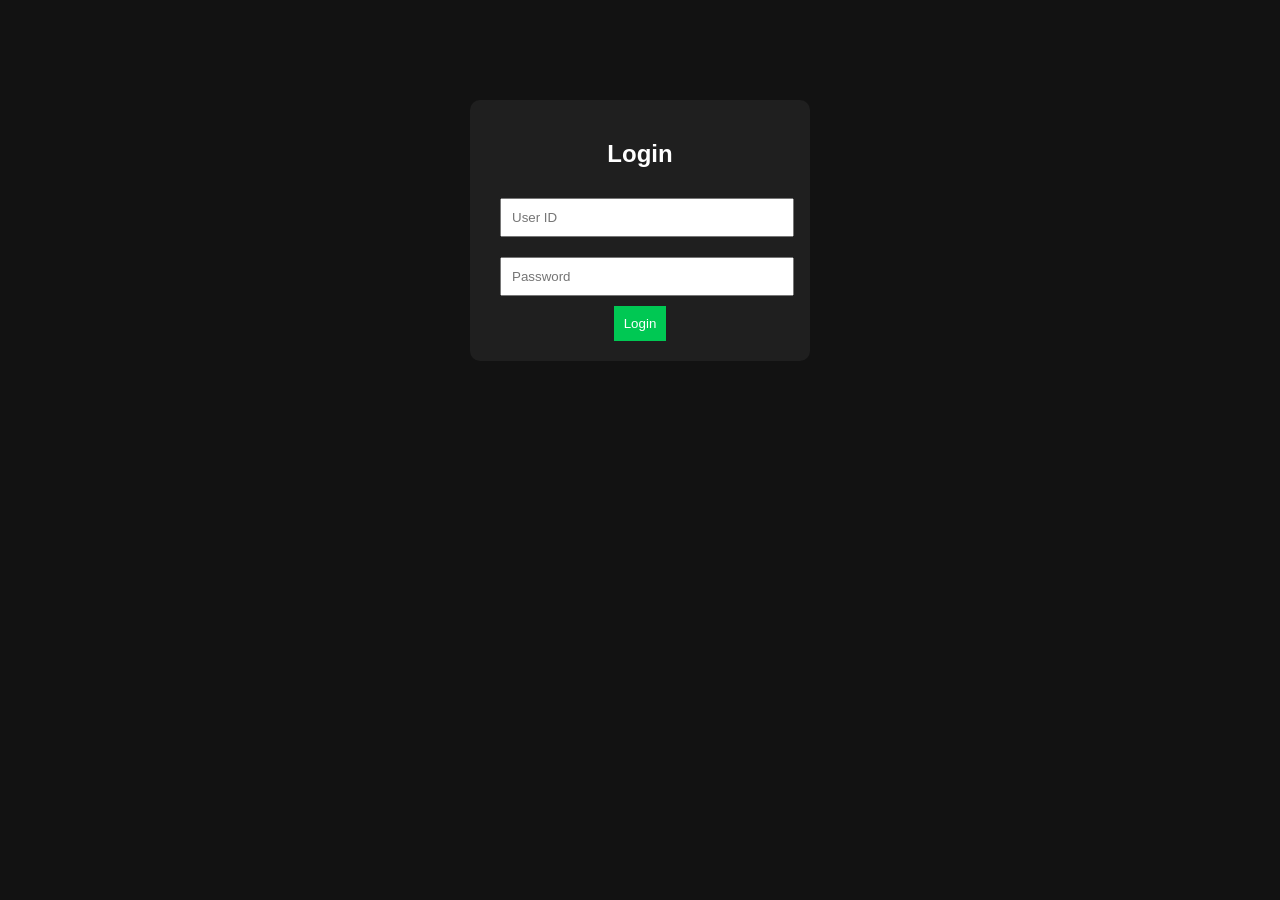
<file: templates/login.html 13-33-37-098.html>
<!DOCTYPE html>
<html>
<head>
<link rel="stylesheet" href="/static/css/style.css">
</head>
<body>
<div class="login-card">
<h2>Login</h2>
<form method="POST">
<input type="text" name="username" placeholder="User ID" required>
<input type="password" name="password" placeholder="Password" required>
<button type="submit">Login</button>
</form>
</div>
</body>
</html>
</file>
<file: static/css/style.css>
body{
background:#121212;
color:white;
text-align:center;
font-family:Arial;
}

.login-card{
width:300px;
margin:100px auto;
background:#1f1f1f;
padding:20px;
border-radius:10px;
}

input,select{
width:90%;
padding:10px;
margin:10px;
}

button{
background:#00c853;
color:white;
padding:10px;
border:none;
cursor:pointer;
}
</file>
